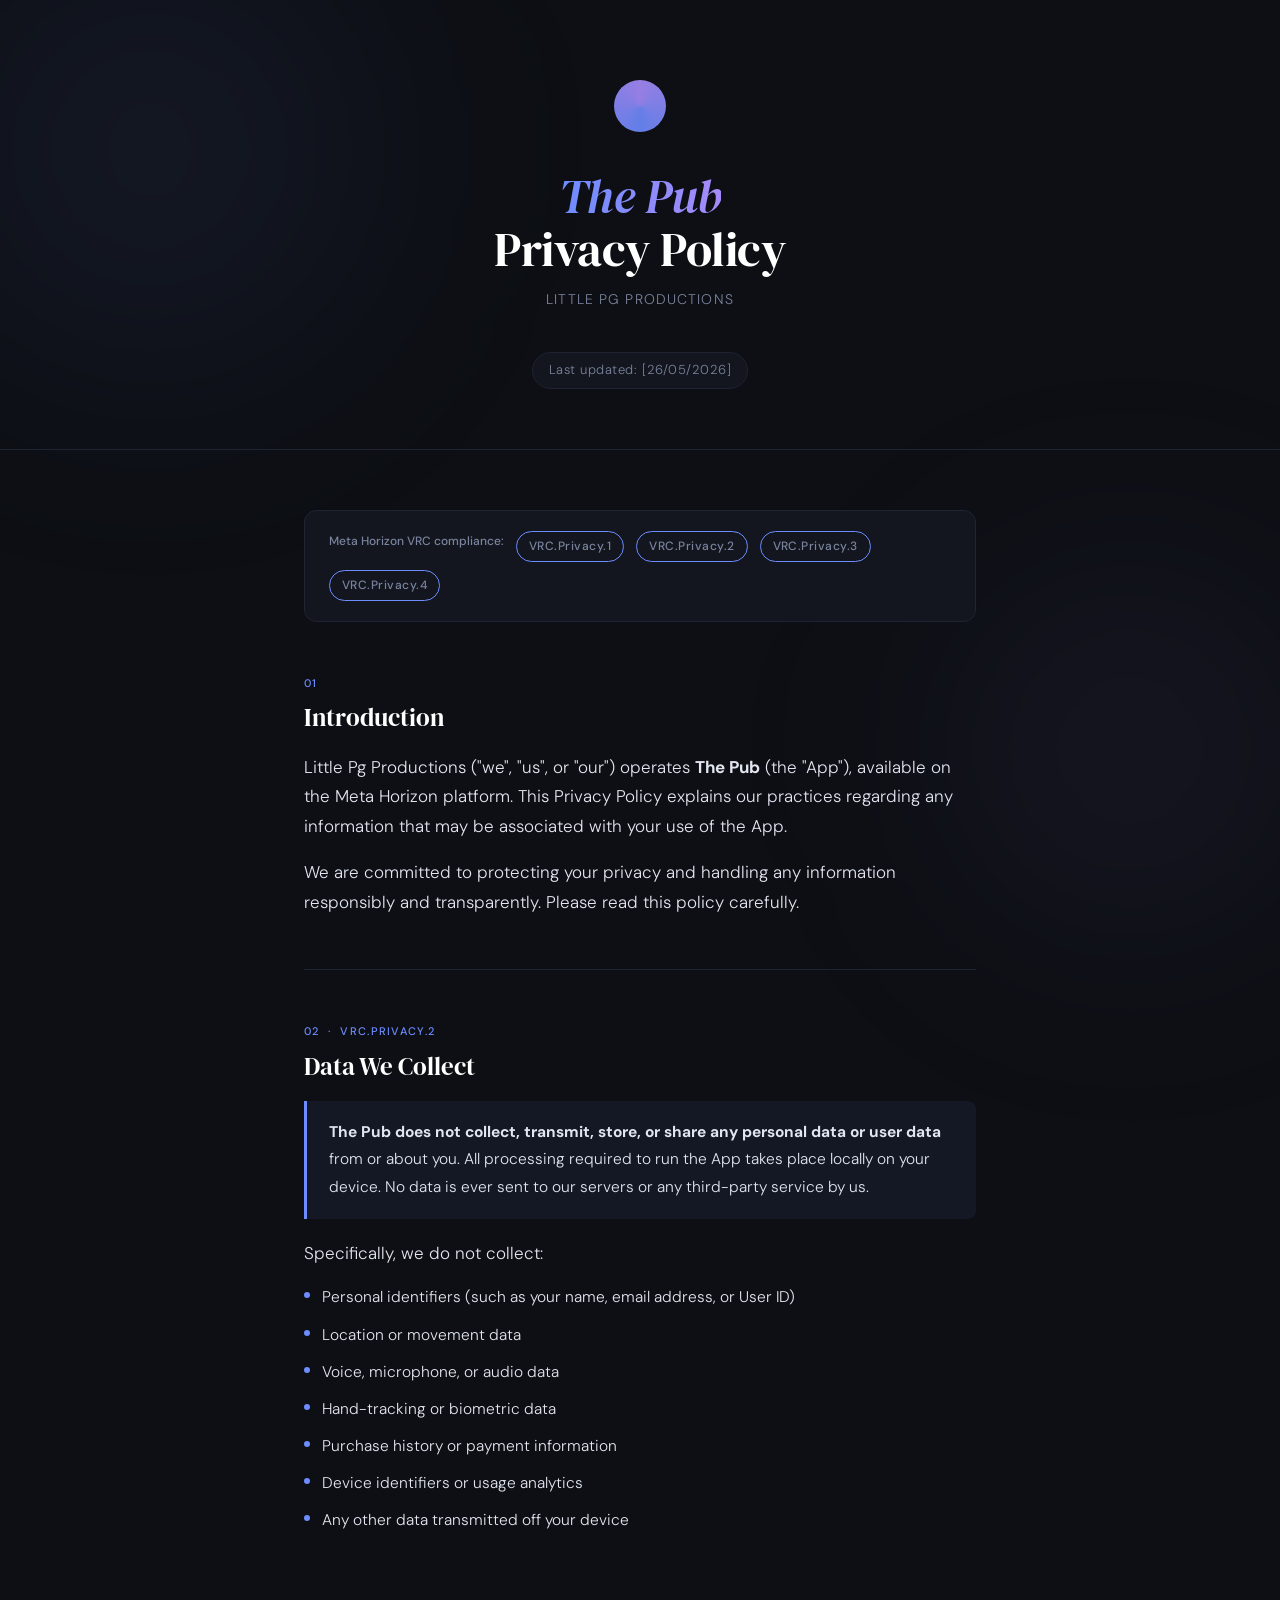
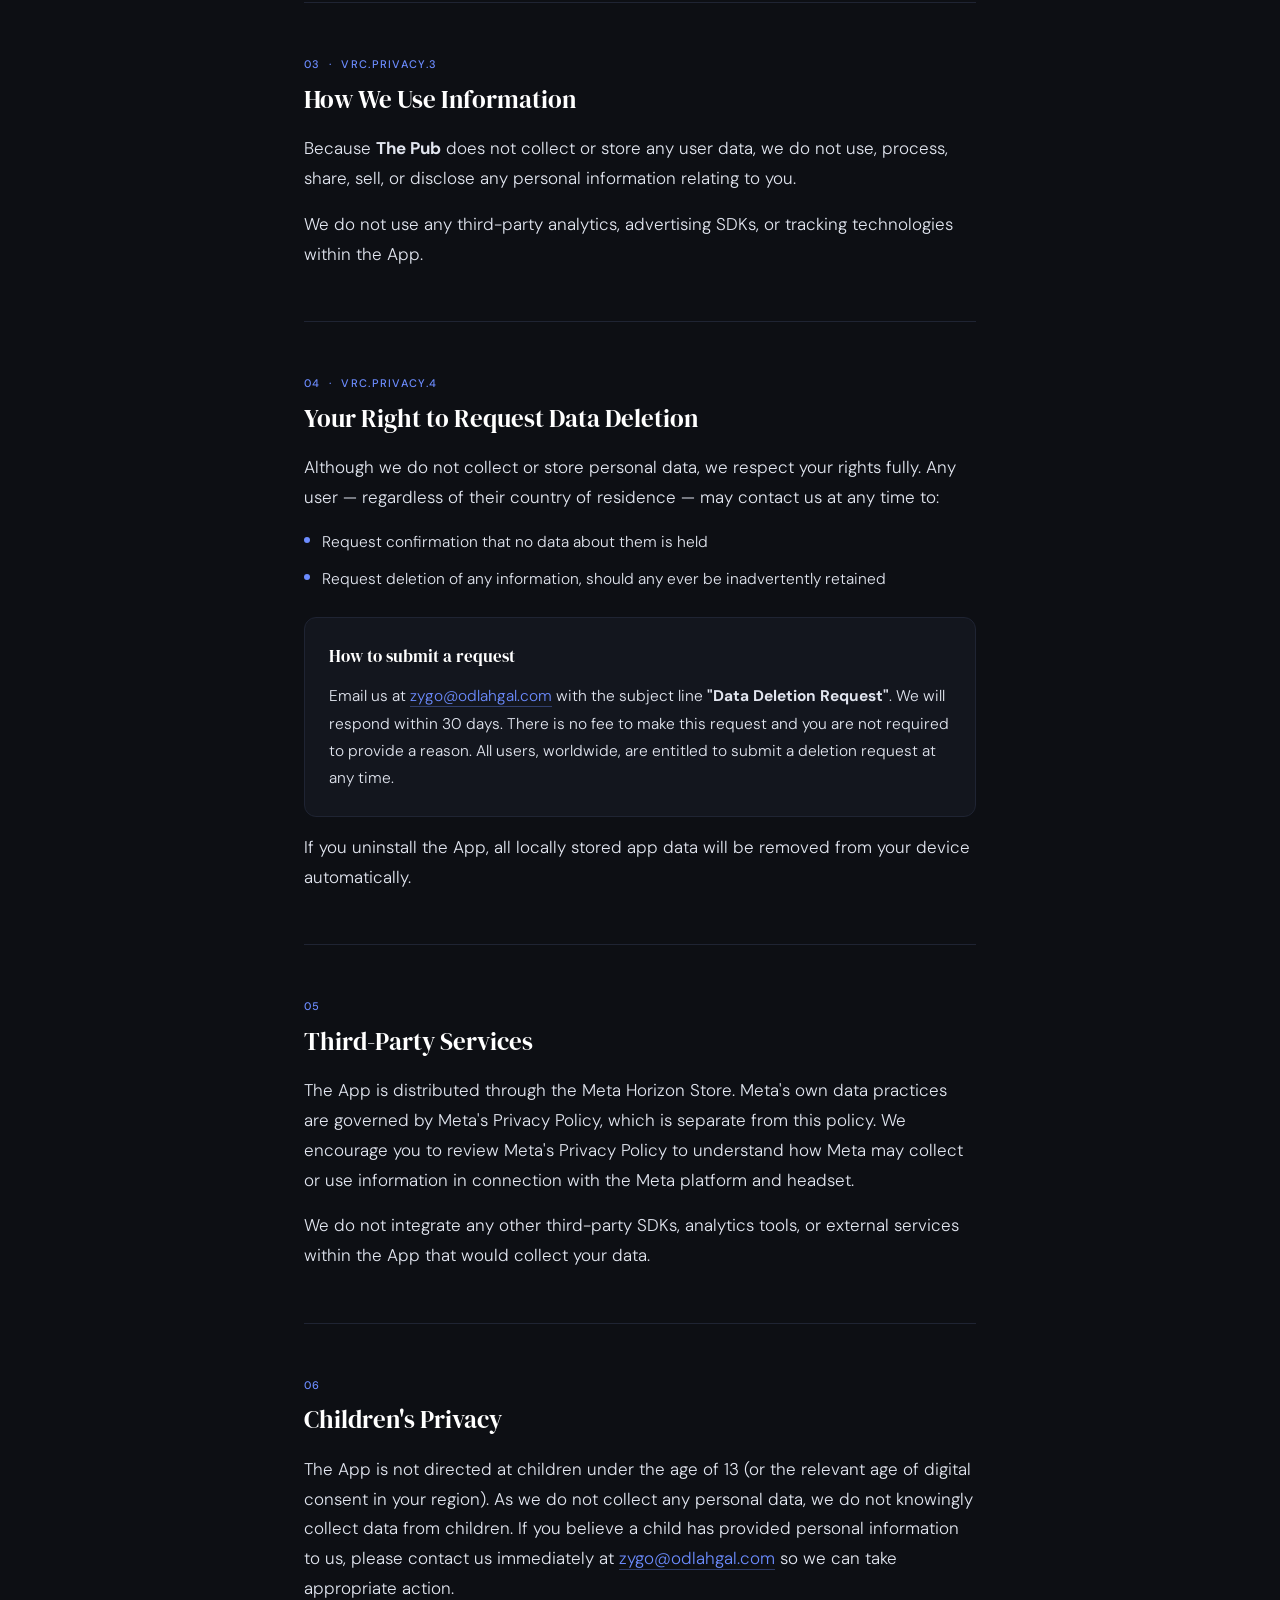
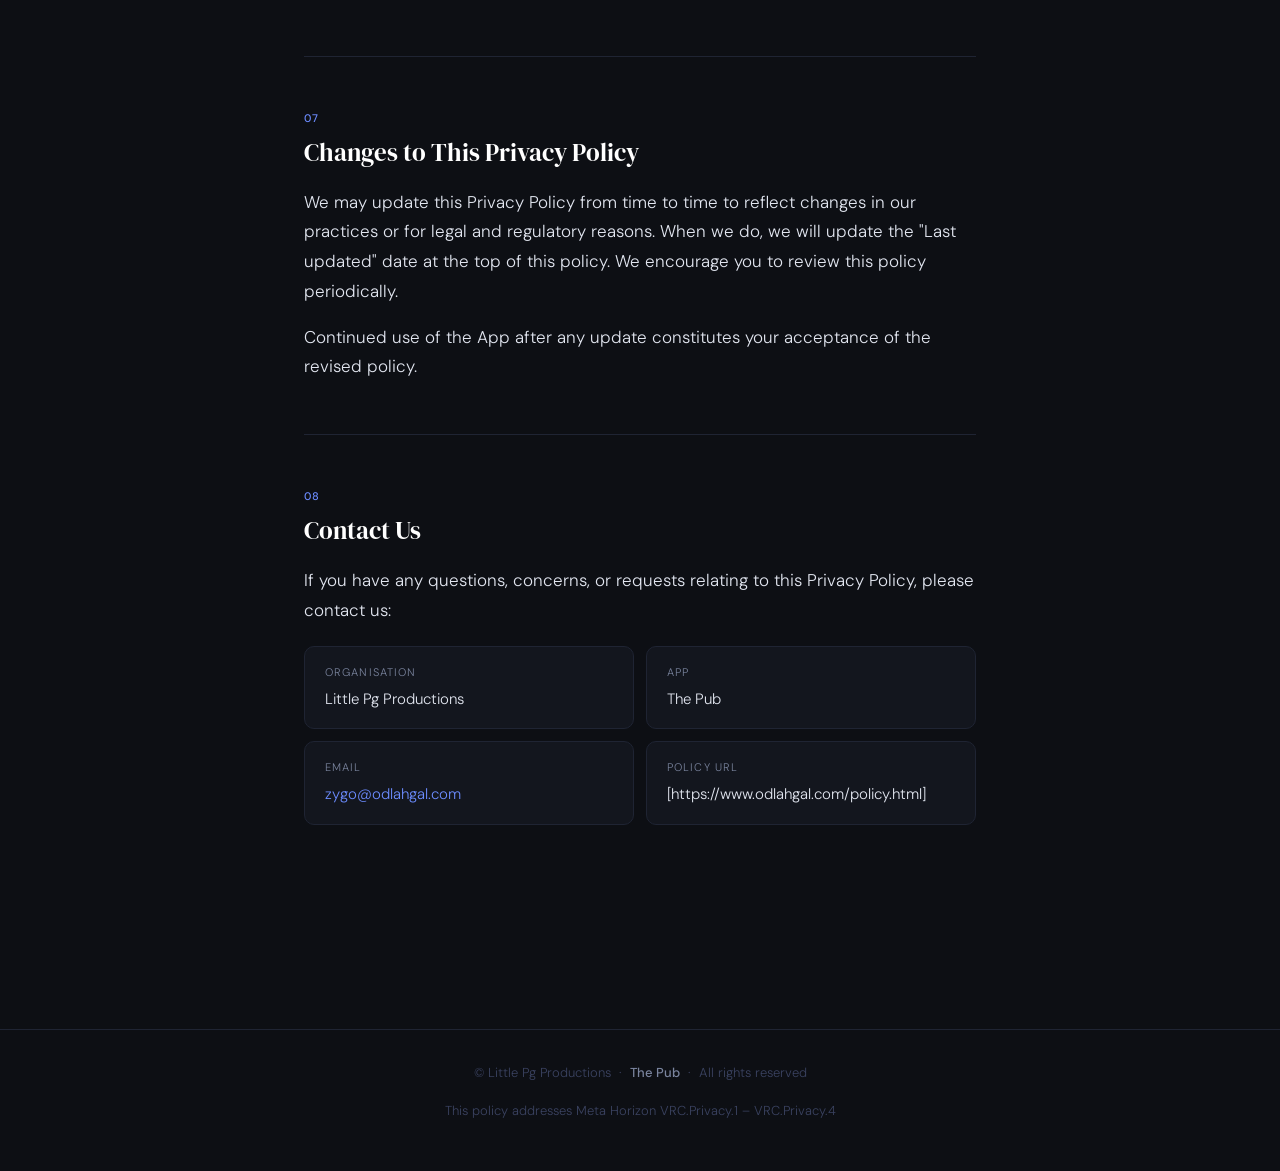
<file: policy.html>
<!DOCTYPE html>
<html lang="en">
<head>
  <meta charset="UTF-8" />
  <meta name="viewport" content="width=device-width, initial-scale=1.0" />
  <title>Privacy Policy – The Pub | Little Pg Productions</title>
  <link href="https://fonts.googleapis.com/css2?family=DM+Serif+Display:ital@0;1&family=DM+Sans:ital,opsz,wght@0,9..40,300;0,9..40,400;0,9..40,500;1,9..40,300&display=swap" rel="stylesheet" />
  <style>
    :root {
      --bg:        #0d0f14;
      --surface:   #13161e;
      --border:    #1f2433;
      --accent:    #6c8cff;
      --accent2:   #a78bfa;
      --text:      #e2e6f0;
      --muted:     #7a849e;
      --dim:       #3a4260;
      --max-w:     720px;
    }
 
    *, *::before, *::after { box-sizing: border-box; margin: 0; padding: 0; }
 
    html { scroll-behavior: smooth; }
 
    body {
      background: var(--bg);
      color: var(--text);
      font-family: 'DM Sans', sans-serif;
      font-size: 17px;
      line-height: 1.75;
      font-weight: 300;
      min-height: 100vh;
      padding: 0;
    }
 
    /* ── BACKGROUND ORBS ── */
    body::before, body::after {
      content: '';
      position: fixed;
      border-radius: 50%;
      filter: blur(120px);
      pointer-events: none;
      z-index: 0;
    }
    body::before {
      width: 600px; height: 600px;
      top: -150px; left: -150px;
      background: radial-gradient(circle, rgba(108,140,255,0.12) 0%, transparent 70%);
    }
    body::after {
      width: 500px; height: 500px;
      bottom: -100px; right: -100px;
      background: radial-gradient(circle, rgba(167,139,250,0.10) 0%, transparent 70%);
    }
 
    /* ── HEADER ── */
    header {
      position: relative;
      z-index: 1;
      text-align: center;
      padding: 80px 24px 60px;
      border-bottom: 1px solid var(--border);
    }
 
    .logo-mark {
      display: inline-block;
      width: 52px; height: 52px;
      border-radius: 50%;
      background: conic-gradient(from 180deg, var(--accent), var(--accent2), var(--accent));
      margin-bottom: 28px;
      animation: spin 12s linear infinite;
      opacity: 0.9;
    }
    @keyframes spin { to { transform: rotate(360deg); } }
 
    header h1 {
      font-family: 'DM Serif Display', Georgia, serif;
      font-size: clamp(2rem, 5vw, 3rem);
      font-weight: 400;
      letter-spacing: -0.5px;
      line-height: 1.1;
      color: #fff;
    }
    header h1 em {
      font-style: italic;
      background: linear-gradient(90deg, var(--accent), var(--accent2));
      -webkit-background-clip: text;
      -webkit-text-fill-color: transparent;
      background-clip: text;
    }
 
    header .sub {
      margin-top: 12px;
      color: var(--muted);
      font-size: 14px;
      letter-spacing: 0.08em;
      text-transform: uppercase;
    }
 
    header .date {
      display: inline-block;
      margin-top: 24px;
      padding: 6px 16px;
      background: var(--surface);
      border: 1px solid var(--border);
      border-radius: 99px;
      font-size: 13px;
      color: var(--muted);
      letter-spacing: 0.04em;
    }
 
    /* ── LAYOUT ── */
    main {
      position: relative;
      z-index: 1;
      max-width: var(--max-w);
      margin: 0 auto;
      padding: 60px 24px 100px;
    }
 
    /* ── VRC BADGE STRIP ── */
    .vrc-strip {
      display: flex;
      gap: 8px;
      flex-wrap: wrap;
      margin-bottom: 52px;
      padding: 20px 24px;
      background: var(--surface);
      border: 1px solid var(--border);
      border-radius: 12px;
    }
    .vrc-strip span {
      font-size: 12px;
      font-weight: 500;
      color: var(--muted);
      margin-right: 4px;
    }
    .badge {
      display: inline-block;
      padding: 4px 12px;
      border-radius: 99px;
      font-size: 12px;
      font-weight: 500;
      letter-spacing: 0.04em;
      border: 1px solid var(--accent);
      color: var(--accent);
    }
 
    /* ── SECTIONS ── */
    section {
      margin-bottom: 52px;
      padding-bottom: 52px;
      border-bottom: 1px solid var(--border);
      animation: fadeUp 0.5s ease both;
    }
    section:last-child { border-bottom: none; }
 
    @keyframes fadeUp {
      from { opacity: 0; transform: translateY(18px); }
      to   { opacity: 1; transform: translateY(0); }
    }
    section:nth-child(2)  { animation-delay: 0.05s; }
    section:nth-child(3)  { animation-delay: 0.10s; }
    section:nth-child(4)  { animation-delay: 0.15s; }
    section:nth-child(5)  { animation-delay: 0.20s; }
    section:nth-child(6)  { animation-delay: 0.25s; }
    section:nth-child(7)  { animation-delay: 0.30s; }
    section:nth-child(8)  { animation-delay: 0.35s; }
    section:nth-child(9)  { animation-delay: 0.40s; }
 
    .section-number {
      font-size: 11px;
      font-weight: 500;
      letter-spacing: 0.12em;
      text-transform: uppercase;
      color: var(--accent);
      margin-bottom: 10px;
    }
 
    h2 {
      font-family: 'DM Serif Display', Georgia, serif;
      font-size: 1.55rem;
      font-weight: 400;
      color: #fff;
      line-height: 1.2;
      margin-bottom: 20px;
    }
 
    p { color: var(--text); margin-bottom: 16px; }
    p:last-child { margin-bottom: 0; }
 
    /* ── NO DATA CALLOUT ── */
    .callout {
      margin: 20px 0;
      padding: 18px 22px;
      background: rgba(108,140,255,0.07);
      border-left: 3px solid var(--accent);
      border-radius: 0 8px 8px 0;
      color: var(--text);
      font-size: 15.5px;
    }
 
    /* ── BULLET LIST ── */
    ul.policy-list {
      list-style: none;
      margin: 16px 0;
      display: flex;
      flex-direction: column;
      gap: 10px;
    }
    ul.policy-list li {
      display: flex;
      align-items: flex-start;
      gap: 12px;
      font-size: 15.5px;
      color: var(--text);
    }
    ul.policy-list li::before {
      content: '';
      flex-shrink: 0;
      margin-top: 8px;
      width: 6px; height: 6px;
      border-radius: 50%;
      background: var(--accent);
    }
 
    /* ── DELETION CARD ── */
    .deletion-card {
      margin-top: 24px;
      padding: 24px;
      background: var(--surface);
      border: 1px solid var(--border);
      border-radius: 12px;
    }
    .deletion-card h3 {
      font-family: 'DM Serif Display', Georgia, serif;
      font-size: 1.05rem;
      font-weight: 400;
      color: #fff;
      margin-bottom: 12px;
    }
    .deletion-card p { font-size: 15.5px; }
    .deletion-card a {
      color: var(--accent);
      text-decoration: none;
      border-bottom: 1px solid rgba(108,140,255,0.35);
      transition: border-color 0.2s;
    }
    .deletion-card a:hover { border-color: var(--accent); }
 
    /* ── CONTACT GRID ── */
    .contact-grid {
      display: grid;
      grid-template-columns: 1fr 1fr;
      gap: 12px;
      margin-top: 20px;
    }
    @media (max-width: 480px) { .contact-grid { grid-template-columns: 1fr; } }
 
    .contact-item {
      padding: 16px 20px;
      background: var(--surface);
      border: 1px solid var(--border);
      border-radius: 10px;
    }
    .contact-item .label {
      font-size: 11px;
      text-transform: uppercase;
      letter-spacing: 0.1em;
      color: var(--muted);
      margin-bottom: 4px;
    }
    .contact-item .value {
      font-size: 15px;
      color: var(--text);
    }
    .contact-item a {
      color: var(--accent);
      text-decoration: none;
    }
    .contact-item a:hover { text-decoration: underline; }
 
    /* ── FOOTER ── */
    footer {
      position: relative;
      z-index: 1;
      text-align: center;
      padding: 32px 24px 48px;
      border-top: 1px solid var(--border);
    }
    footer p {
      font-size: 13px;
      color: var(--dim);
    }
    footer strong { color: var(--muted); font-weight: 500; }
  </style>
</head>
<body>
 
  <header>
    <div class="logo-mark" aria-hidden="true"></div>
    <h1><em>The Pub</em><br>Privacy Policy</h1>
    <p class="sub">Little Pg Productions</p>
    <span class="date">Last updated: [26/05/2026]</span>
  </header>
 
  <main>
 
    <!-- VRC COMPLIANCE BADGES -->
    <div class="vrc-strip">
      <span>Meta Horizon VRC compliance:</span>
      <span class="badge">VRC.Privacy.1</span>
      <span class="badge">VRC.Privacy.2</span>
      <span class="badge">VRC.Privacy.3</span>
      <span class="badge">VRC.Privacy.4</span>
    </div>
 
    <!-- 1. INTRODUCTION -->
    <section>
      <p class="section-number">01</p>
      <h2>Introduction</h2>
      <p>Little Pg Productions ("we", "us", or "our") operates <strong>The Pub</strong> (the "App"), available on the Meta Horizon platform. This Privacy Policy explains our practices regarding any information that may be associated with your use of the App.</p>
      <p>We are committed to protecting your privacy and handling any information responsibly and transparently. Please read this policy carefully.</p>
    </section>
 
    <!-- 2. DATA COLLECTION — VRC.Privacy.2 -->
    <section>
      <p class="section-number">02 &nbsp;·&nbsp; VRC.Privacy.2</p>
      <h2>Data We Collect</h2>
      <div class="callout">
        <strong>The Pub does not collect, transmit, store, or share any personal data or user data</strong> from or about you. All processing required to run the App takes place locally on your device. No data is ever sent to our servers or any third-party service by us.
      </div>
      <p>Specifically, we do not collect:</p>
      <ul class="policy-list">
        <li>Personal identifiers (such as your name, email address, or User ID)</li>
        <li>Location or movement data</li>
        <li>Voice, microphone, or audio data</li>
        <li>Hand-tracking or biometric data</li>
        <li>Purchase history or payment information</li>
        <li>Device identifiers or usage analytics</li>
        <li>Any other data transmitted off your device</li>
      </ul>
    </section>
 
    <!-- 3. DATA USE — VRC.Privacy.3 -->
    <section>
      <p class="section-number">03 &nbsp;·&nbsp; VRC.Privacy.3</p>
      <h2>How We Use Information</h2>
      <p>Because <strong>The Pub</strong> does not collect or store any user data, we do not use, process, share, sell, or disclose any personal information relating to you.</p>
      <p>We do not use any third-party analytics, advertising SDKs, or tracking technologies within the App.</p>
    </section>
 
    <!-- 4. DATA DELETION — VRC.Privacy.4 -->
    <section>
      <p class="section-number">04 &nbsp;·&nbsp; VRC.Privacy.4</p>
      <h2>Your Right to Request Data Deletion</h2>
      <p>Although we do not collect or store personal data, we respect your rights fully. Any user — regardless of their country of residence — may contact us at any time to:</p>
      <ul class="policy-list">
        <li>Request confirmation that no data about them is held</li>
        <li>Request deletion of any information, should any ever be inadvertently retained</li>
      </ul>
      <div class="deletion-card">
        <h3>How to submit a request</h3>
        <p>Email us at <a href="mailto:zygo@odlahgal.com">zygo@odlahgal.com</a> with the subject line <strong>"Data Deletion Request"</strong>. We will respond within 30 days. There is no fee to make this request and you are not required to provide a reason. All users, worldwide, are entitled to submit a deletion request at any time.</p>
      </div>
      <p style="margin-top:16px;">If you uninstall the App, all locally stored app data will be removed from your device automatically.</p>
    </section>
 
    <!-- 5. THIRD-PARTY SERVICES -->
    <section>
      <p class="section-number">05</p>
      <h2>Third-Party Services</h2>
      <p>The App is distributed through the Meta Horizon Store. Meta's own data practices are governed by Meta's Privacy Policy, which is separate from this policy. We encourage you to review Meta's Privacy Policy to understand how Meta may collect or use information in connection with the Meta platform and headset.</p>
      <p>We do not integrate any other third-party SDKs, analytics tools, or external services within the App that would collect your data.</p>
    </section>
 
    <!-- 6. CHILDREN -->
    <section>
      <p class="section-number">06</p>
      <h2>Children's Privacy</h2>
      <p>The App is not directed at children under the age of 13 (or the relevant age of digital consent in your region). As we do not collect any personal data, we do not knowingly collect data from children. If you believe a child has provided personal information to us, please contact us immediately at <a href="mailto:zygo@odlahgal.com" style="color:var(--accent);text-decoration:none;border-bottom:1px solid rgba(108,140,255,0.35);">zygo@odlahgal.com</a> so we can take appropriate action.</p>
    </section>
 
    <!-- 7. CHANGES -->
    <section>
      <p class="section-number">07</p>
      <h2>Changes to This Privacy Policy</h2>
      <p>We may update this Privacy Policy from time to time to reflect changes in our practices or for legal and regulatory reasons. When we do, we will update the "Last updated" date at the top of this policy. We encourage you to review this policy periodically.</p>
      <p>Continued use of the App after any update constitutes your acceptance of the revised policy.</p>
    </section>
 
    <!-- 8. CONTACT -->
    <section>
      <p class="section-number">08</p>
      <h2>Contact Us</h2>
      <p>If you have any questions, concerns, or requests relating to this Privacy Policy, please contact us:</p>
      <div class="contact-grid">
        <div class="contact-item">
          <p class="label">Organisation</p>
          <p class="value">Little Pg Productions</p>
        </div>
        <div class="contact-item">
          <p class="label">App</p>
          <p class="value">The Pub</p>
        </div>
        <div class="contact-item">
          <p class="label">Email</p>
          <p class="value"><a href="mailto:zygo@odlahgal.com">zygo@odlahgal.com</a></p>
        </div>
        <div class="contact-item">
          <p class="label">Policy URL</p>
          <p class="value">[https://www.odlahgal.com/policy.html]</p>
        </div>
      </div>
    </section>
 
  </main>
 
  <footer>
    <p>© Little Pg Productions &nbsp;·&nbsp; <strong>The Pub</strong> &nbsp;·&nbsp; All rights reserved</p>
    <p style="margin-top:8px;">This policy addresses Meta Horizon VRC.Privacy.1 – VRC.Privacy.4</p>
  </footer>
 
</body>
</html>
</file>
